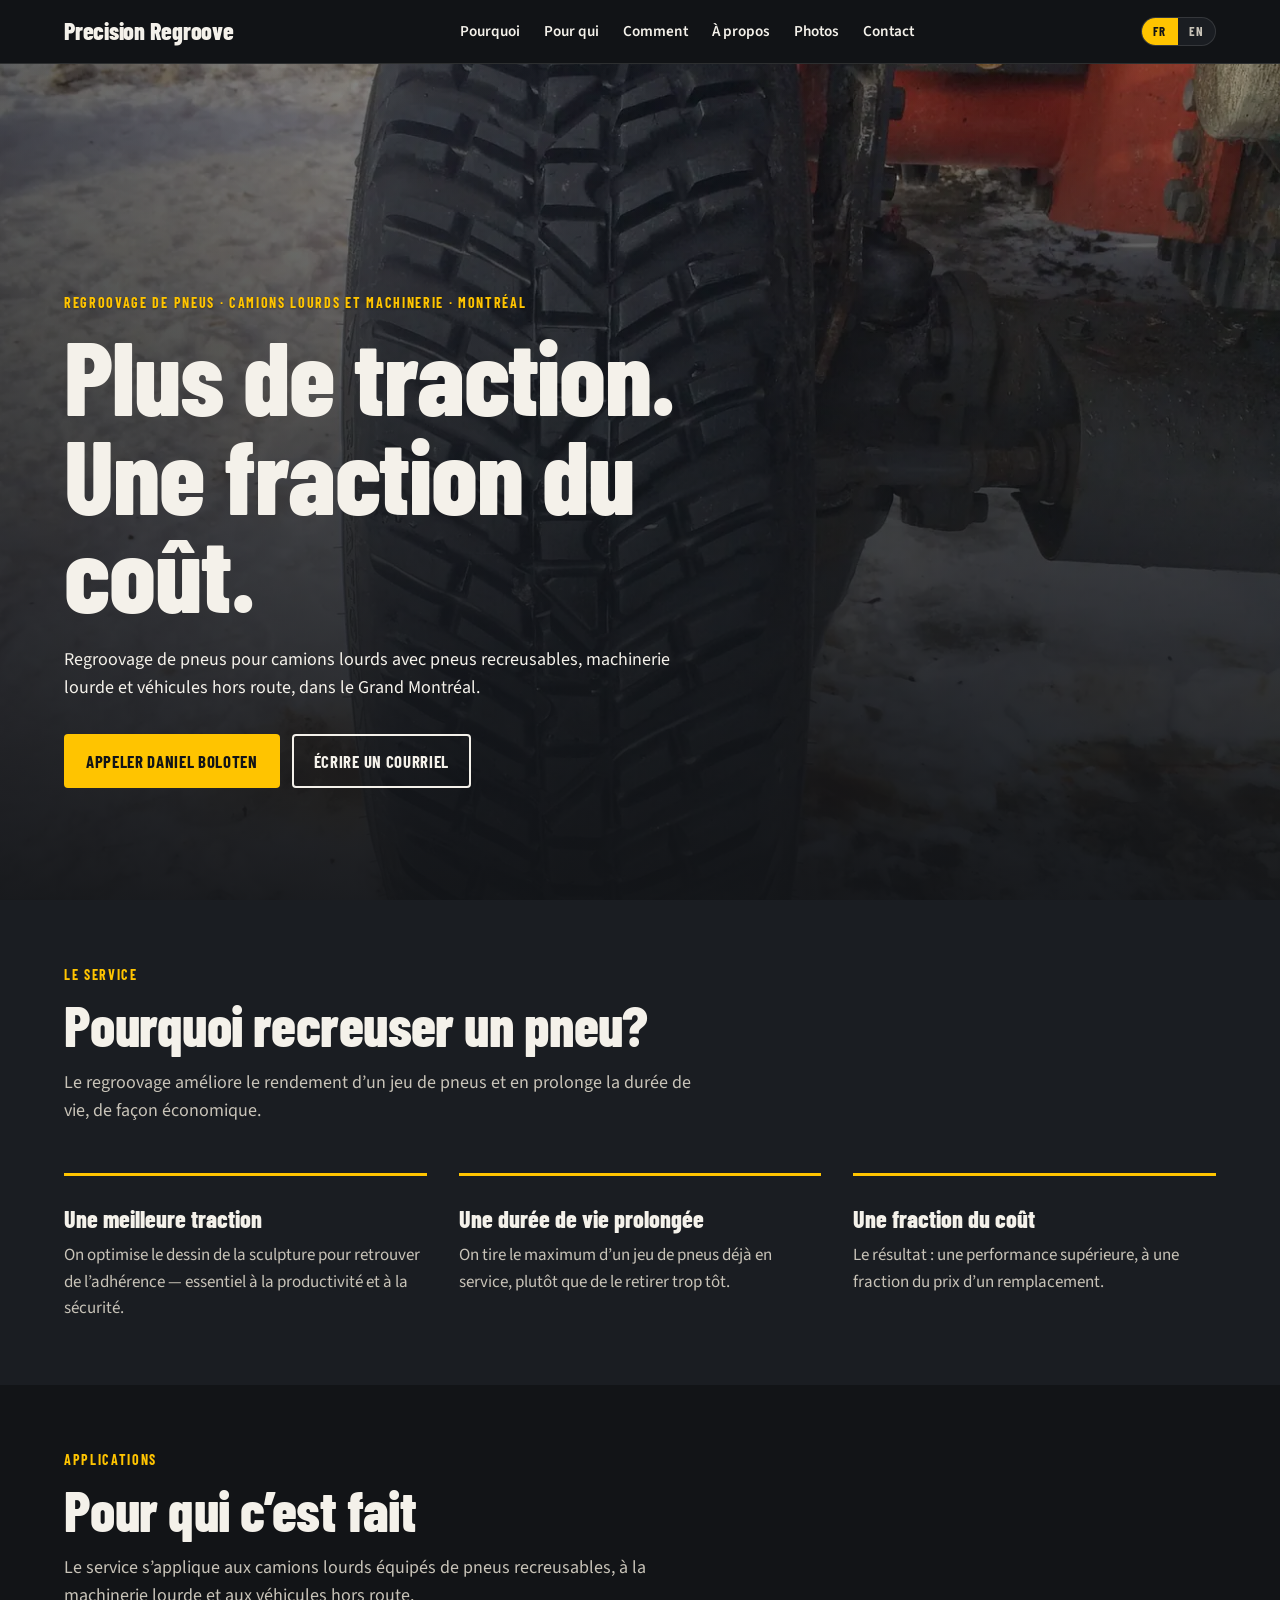
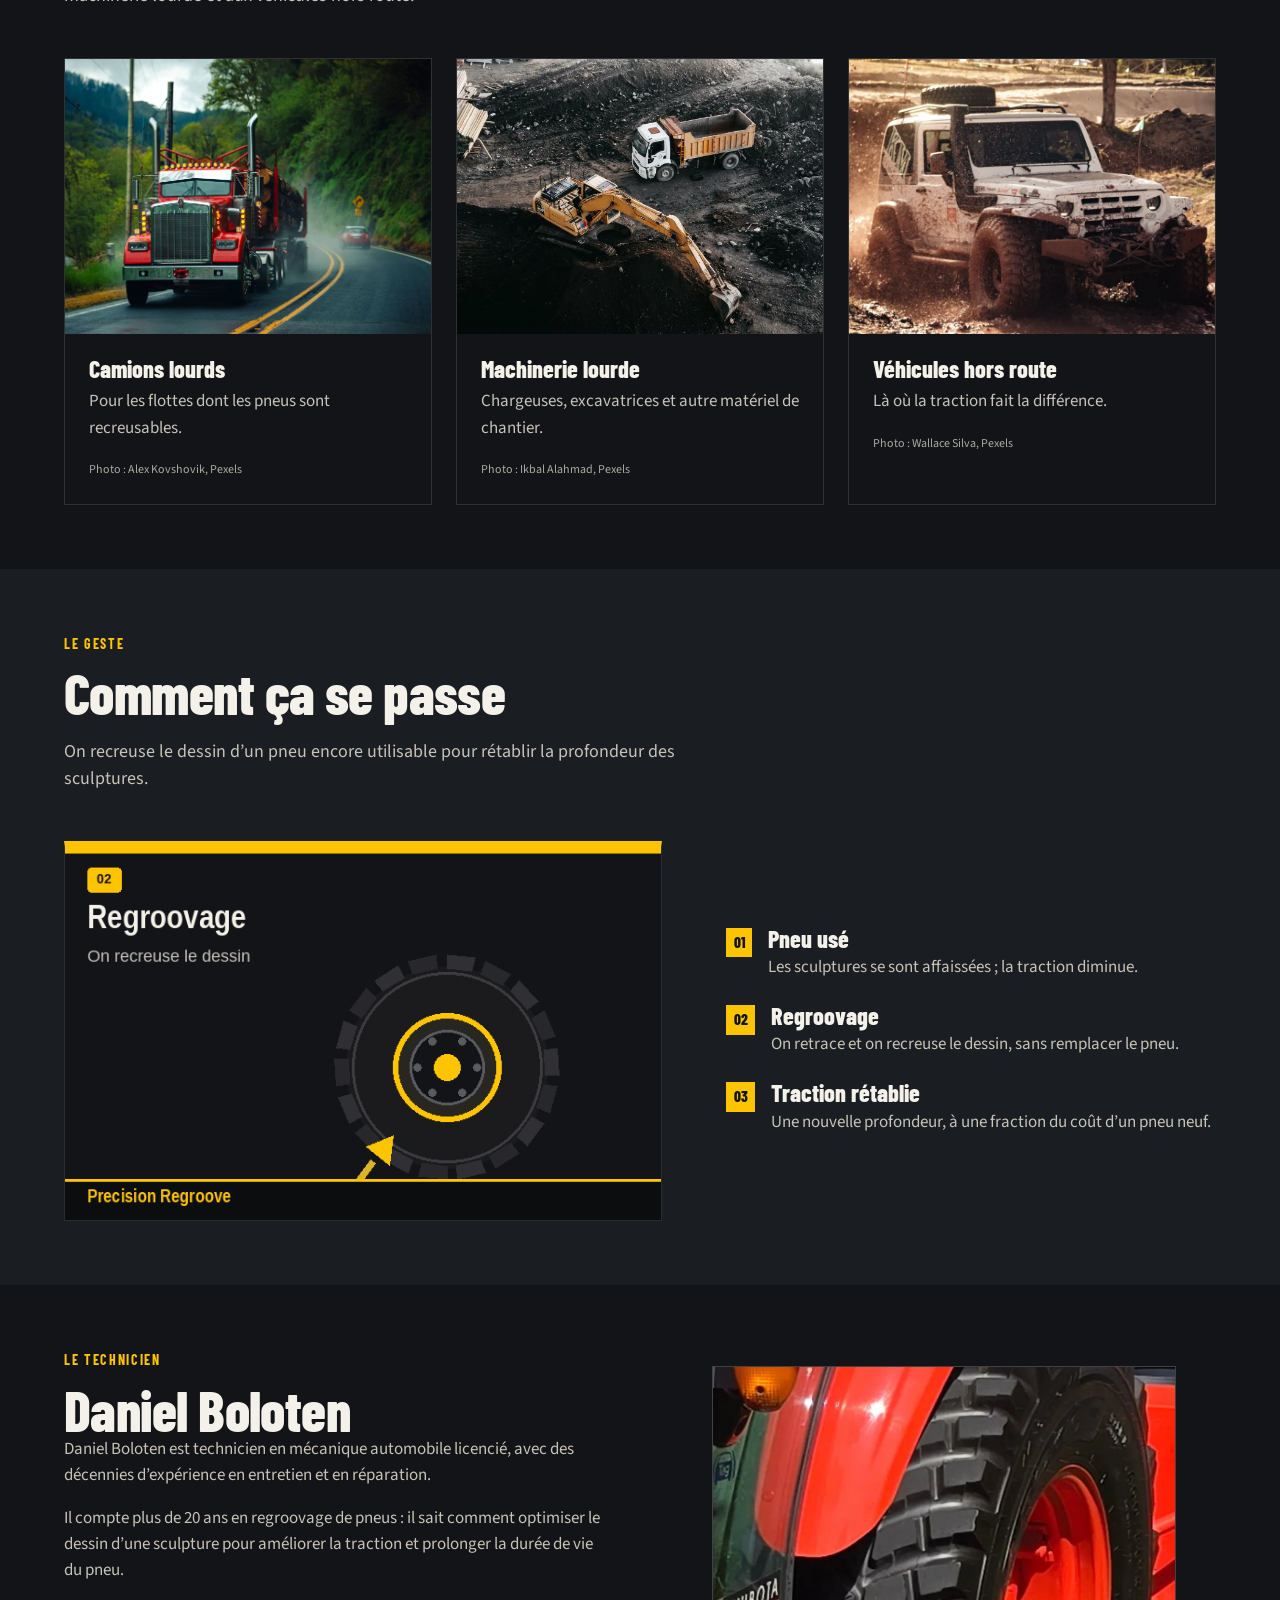
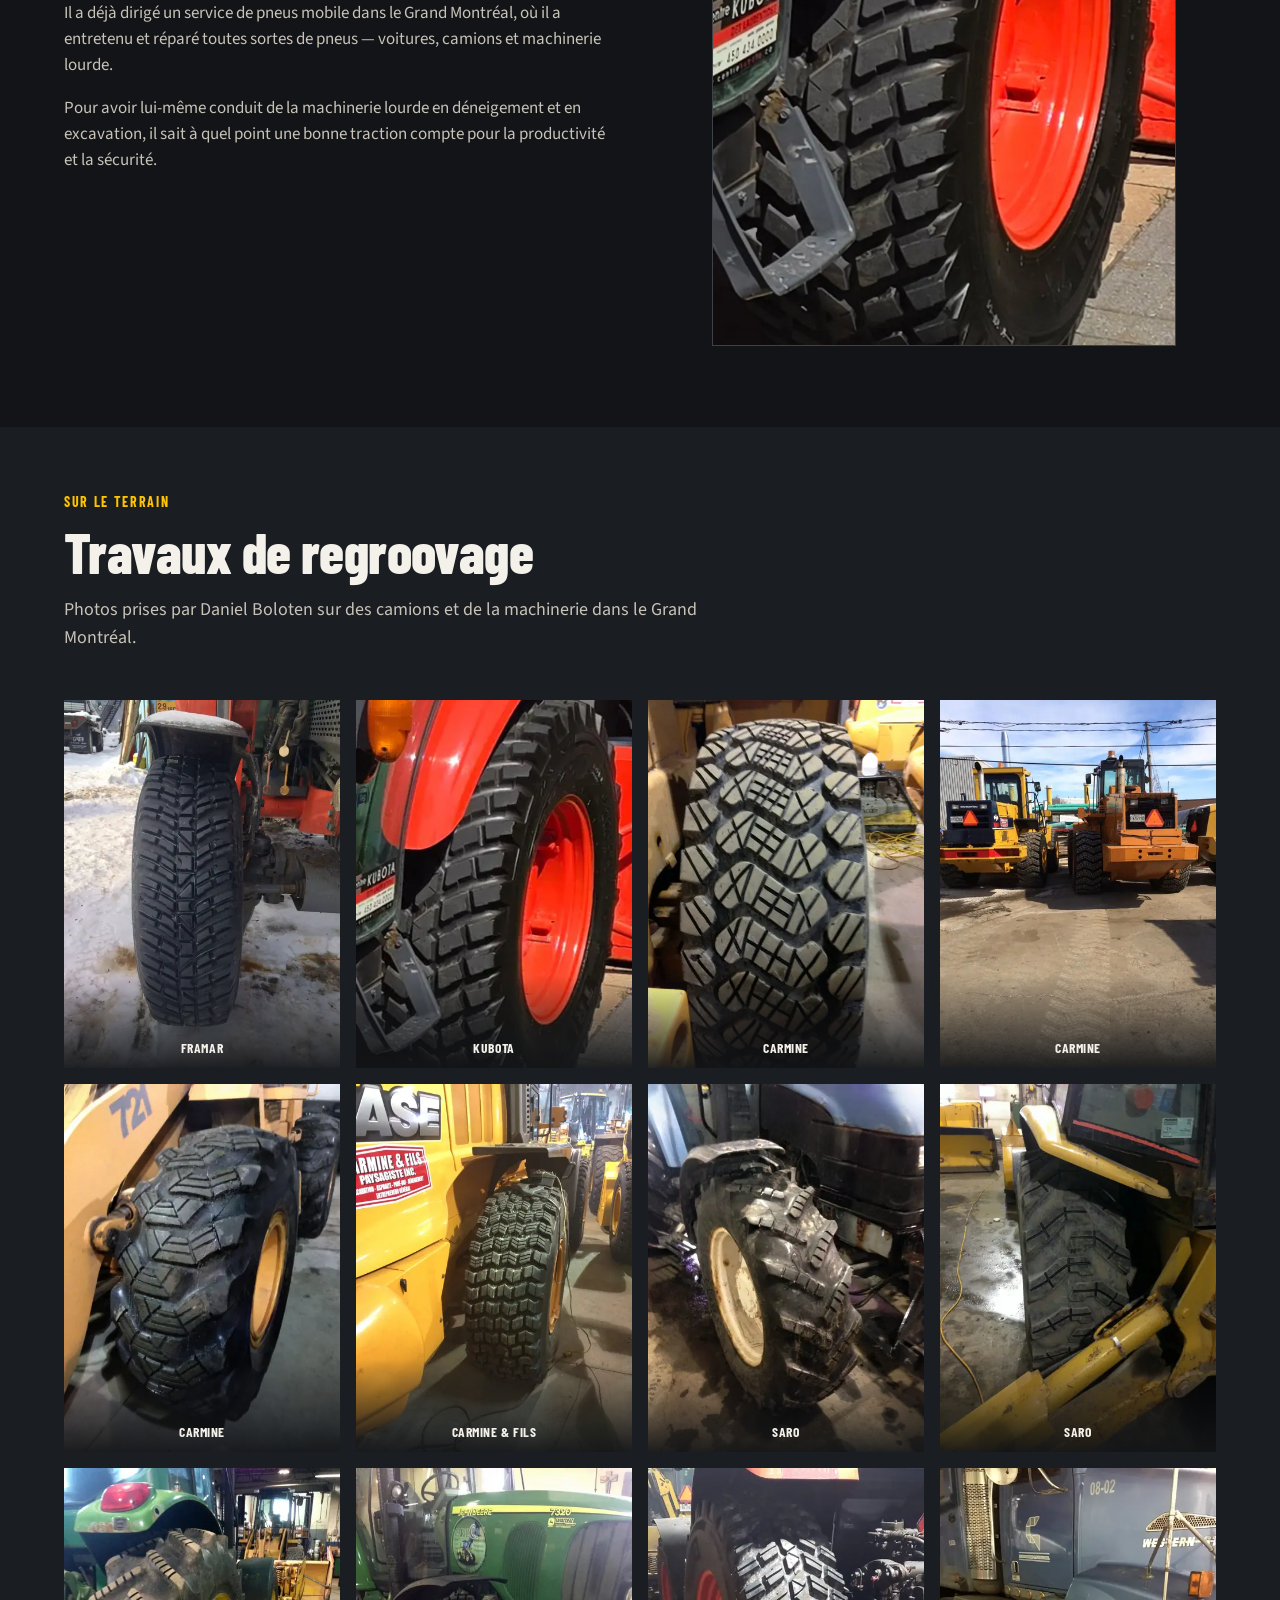
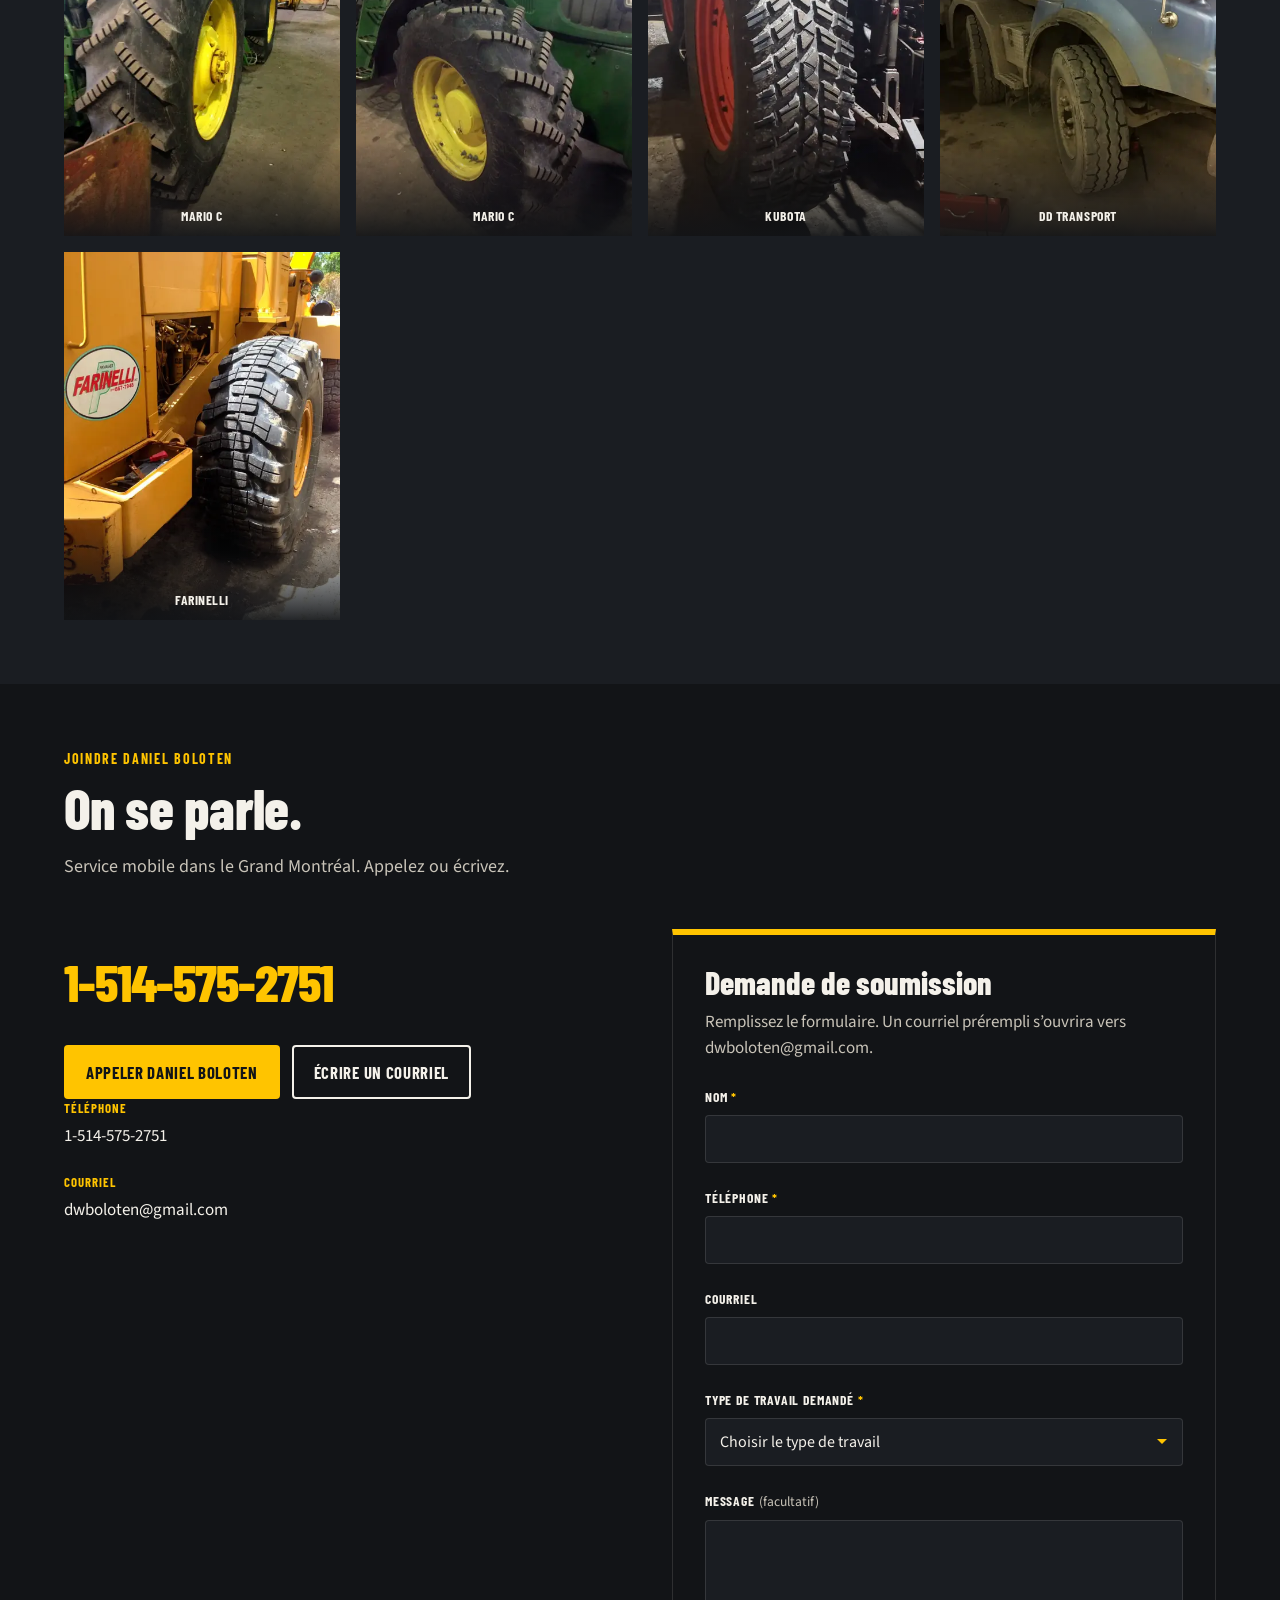
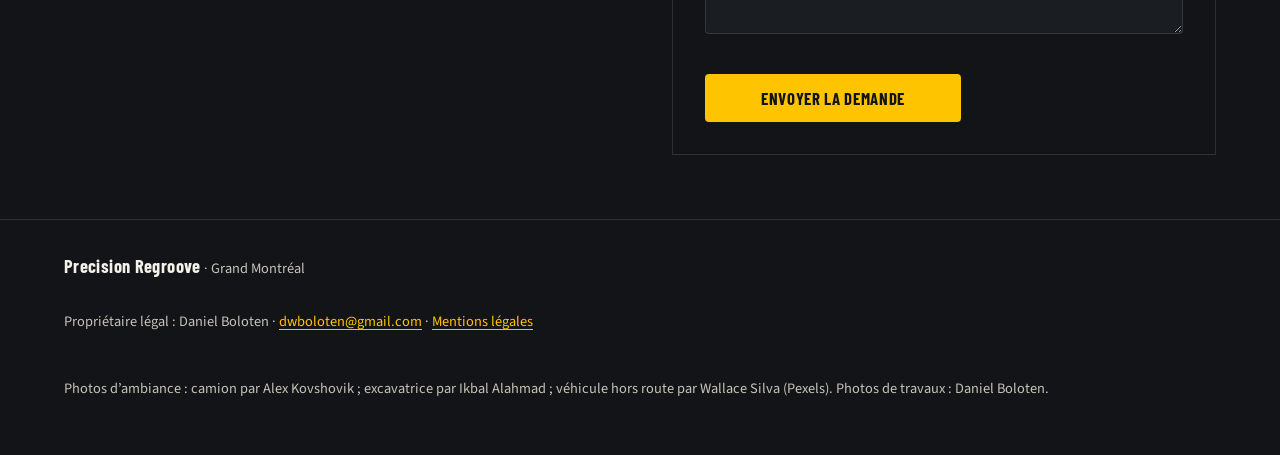
<file: index.html>
<!DOCTYPE html>
<html lang="fr-CA">
<head>
  <meta charset="utf-8">
  <meta name="viewport" content="width=device-width, initial-scale=1">
  <title><!--SITE:TITLE-->Precision Regroove · Regroovage de pneus · Camions lourds et machinerie · Montréal<!--/SITE:TITLE--></title>
  <meta name="description" content="Regroovage de pneus pour camions lourds, machinerie et véhicules hors route dans le Grand Montréal. Daniel Boloten, technicien en mécanique automobile licencié, plus de 20 ans d’expérience.">
  <link rel="canonical" href="<!--SITE:CANONICAL-->https://precisionregroove.ca/<!--/SITE:CANONICAL-->">
  <meta property="og:type" content="website">
  <meta property="og:locale" content="fr_CA">
  <meta property="og:locale:alternate" content="en_CA">
  <meta property="og:site_name" content="Precision Regroove">
  <meta property="og:title" content="<!--SITE:OG_TITLE-->Precision Regroove<!--/SITE:OG_TITLE-->">
  <meta property="og:description" content="Regroovage de pneus pour camions lourds, machinerie et véhicules hors route dans le Grand Montréal. Daniel Boloten, technicien en mécanique automobile licencié, plus de 20 ans d’expérience.">
  <meta property="og:url" content="<!--SITE:CANONICAL-->https://precisionregroove.ca/<!--/SITE:CANONICAL-->">
  <meta property="og:image" content="<!--SITE:OG_IMAGE-->https://precisionregroove.ca/img/og.jpg<!--/SITE:OG_IMAGE-->">
  <meta property="og:image:width" content="1200">
  <meta property="og:image:height" content="630">
  <meta property="og:image:alt" content="<!--SITE:OG_IMAGE_ALT-->Precision Regroove — Regroovage de pneus · Camions lourds et machinerie · Montréal<!--/SITE:OG_IMAGE_ALT-->">
  <meta name="twitter:card" content="summary_large_image">
  <meta name="twitter:title" content="Precision Regroove">
  <meta name="twitter:description" content="Regroovage de pneus pour camions lourds, machinerie et véhicules hors route dans le Grand Montréal.">
  <meta name="twitter:image" content="https://precisionregroove.ca/img/og.jpg">
  <link rel="icon" href="img/favicon.svg" type="image/svg+xml">
  <link rel="icon" href="img/favicon-32.png" type="image/png" sizes="32x32">
  <link rel="apple-touch-icon" href="img/apple-touch-icon.png">
  <link rel="manifest" href="site.webmanifest">
  <link rel="preload" href="fonts/barlow-condensed-800-latin.woff2" as="font" type="font/woff2" crossorigin>
  <link rel="preload" href="fonts/source-sans-3-400-latin.woff2" as="font" type="font/woff2" crossorigin>
  <link rel="preload" href="img/work/framar-neige.webp" as="image" type="image/webp">
  <link rel="stylesheet" href="css/fonts.css">
  <link rel="stylesheet" href="css/styles.css">
  <noscript><style>.reveal{opacity:1!important;transform:none!important;animation:none!important}</style></noscript>
</head>
<body>
  <a class="skip" href="#contenu">Aller au contenu</a>

  <header class="site-header">
    <div class="wrap">
      <a class="wordmark" href="#accueil" data-brand>Precision Regroove</a>
      <nav class="nav" aria-label="Principal">
        <a href="#pourquoi" data-i18n="nav.why">Pourquoi</a>
        <a href="#pour-qui" data-i18n="nav.who">Pour qui</a>
        <a href="#comment" data-i18n="nav.how">Comment</a>
        <a href="#a-propos" data-i18n="nav.about">À propos</a>
        <a href="#photos" data-i18n="nav.photos">Photos</a>
        <a href="#contact" data-i18n="nav.contact">Contact</a>
      </nav>
      <div class="header-tools">
        <div class="lang-toggle" role="group" aria-label="Langue">
          <button type="button" data-lang="fr" aria-pressed="true">FR</button>
          <button type="button" data-lang="en" aria-pressed="false">EN</button>
        </div>
        <button type="button" class="menu-btn" id="menu-btn" aria-expanded="false" aria-controls="nav-panel" aria-label="Menu">☰</button>
      </div>
    </div>
    <nav class="nav-panel" id="nav-panel">
      <a href="#pourquoi" data-i18n="nav.why">Pourquoi</a>
      <a href="#pour-qui" data-i18n="nav.who">Pour qui</a>
      <a href="#comment" data-i18n="nav.how">Comment</a>
      <a href="#a-propos" data-i18n="nav.about">À propos</a>
      <a href="#photos" data-i18n="nav.photos">Photos</a>
      <a href="#contact" data-i18n="nav.contact">Contact</a>
    </nav>
  </header>

  <main id="contenu">
    <section class="hero" id="accueil">
      <div class="hero-media">
        <picture>
          <source type="image/webp" srcset="img/work/framar-neige.webp">
          <img src="img/work/framar-neige.jpg" width="1313" height="1600" alt="Pneu à sculptures recreusées sur une machine orange, photographié dans la neige." fetchpriority="high" decoding="async">
        </picture>
      </div>
      <div class="wrap hero-content">
        <p class="kicker" data-i18n="hero.kicker">Regroovage de pneus · Camions lourds et machinerie · Montréal</p>
        <h1 data-i18n="hero.title" data-i18n-html>Plus de traction.<br>Une fraction du coût.</h1>
        <p class="lede" data-i18n="hero.lede">Regroovage de pneus pour camions lourds avec pneus recreusables, machinerie lourde et véhicules hors route, dans le Grand Montréal.</p>
        <div class="actions">
          <a class="btn btn-primary" href="tel:+15145752751" data-i18n="hero.call">Appeler Daniel Boloten</a>
          <a class="btn btn-ghost" href="mailto:dwboloten@gmail.com" data-i18n="hero.email">Écrire un courriel</a>
        </div>
      </div>
    </section>

    <section id="pourquoi">
      <div class="wrap">
        <div class="section-head">
          <p class="kicker" data-i18n="why.kicker">Le service</p>
          <h2 data-i18n="why.title">Pourquoi recreuser un pneu?</h2>
          <p class="lede" data-i18n="why.lede">Le regroovage améliore le rendement d’un jeu de pneus et en prolonge la durée de vie, de façon économique.</p>
        </div>
        <div class="benefits">
          <article class="benefit reveal" data-why>
            <h3>Une meilleure traction</h3>
            <p>On optimise le dessin de la sculpture pour retrouver de l’adhérence — essentiel à la productivité et à la sécurité.</p>
          </article>
          <article class="benefit reveal" data-why>
            <h3>Une durée de vie prolongée</h3>
            <p>On tire le maximum d’un jeu de pneus déjà en service, plutôt que de le retirer trop tôt.</p>
          </article>
          <article class="benefit reveal" data-why>
            <h3>Une fraction du coût</h3>
            <p>Le résultat : une performance supérieure, à une fraction du prix d’un remplacement.</p>
          </article>
        </div>
      </div>
    </section>

    <section id="pour-qui">
      <div class="wrap">
        <div class="section-head">
          <p class="kicker" data-i18n="who.kicker">Applications</p>
          <h2 data-i18n="who.title">Pour qui c’est fait</h2>
          <p class="lede" data-i18n="who.lede">Le service s’applique aux camions lourds équipés de pneus recreusables, à la machinerie lourde et aux véhicules hors route.</p>
        </div>
        <div class="cards">
          <article class="card reveal" data-who>
            <div class="media">
              <picture>
                <source type="image/webp" srcset="img/stock/stock-camion.webp">
                <img src="img/stock/stock-camion.jpg" width="1600" height="1126" alt="Camion lourd rouge transportant des billots sur une route de montagne mouillée." loading="lazy" decoding="async">
              </picture>
            </div>
            <div class="body">
              <h3>Camions lourds</h3>
              <p>Pour les flottes dont les pneus sont recreusables.</p>
              <p class="credit">Photo : Alex Kovshovik, Pexels</p>
            </div>
          </article>
          <article class="card reveal" data-who>
            <div class="media">
              <picture>
                <source type="image/webp" srcset="img/stock/stock-excavatrice.webp">
                <img src="img/stock/stock-excavatrice.jpg" width="1600" height="899" alt="Excavatrice jaune et camion-benne sur un chantier." loading="lazy" decoding="async">
              </picture>
            </div>
            <div class="body">
              <h3>Machinerie lourde</h3>
              <p>Chargeuses, excavatrices et autre matériel de chantier.</p>
              <p class="credit">Photo : Ikbal Alahmad, Pexels</p>
            </div>
          </article>
          <article class="card reveal" data-who>
            <div class="media">
              <picture>
                <source type="image/webp" srcset="img/stock/stock-hors-route.webp">
                <img src="img/stock/stock-hors-route.jpg" width="800" height="1200" alt="VUS blanc tout-terrain avançant dans la boue, pneus couverts d’éclaboussures." loading="lazy" decoding="async">
              </picture>
            </div>
            <div class="body">
              <h3>Véhicules hors route</h3>
              <p>Là où la traction fait la différence.</p>
              <p class="credit">Photo : Wallace Silva, Pexels</p>
            </div>
          </article>
        </div>
      </div>
    </section>

    <section id="comment">
      <div class="wrap">
        <div class="section-head">
          <p class="kicker" data-i18n="how.kicker">Le geste</p>
          <h2 data-i18n="how.title">Comment ça se passe</h2>
          <p class="lede" data-i18n="how.lede">On recreuse le dessin d’un pneu encore utilisable pour rétablir la profondeur des sculptures.</p>
        </div>
        <div class="how-grid">
          <div class="anim-frame reveal">
            <img id="regroove-gif" src="img/anim/regroove-fr.gif" width="640" height="400" alt="Animation : un pneu usé est recreusé, puis la traction est rétablie. Precision Regroove." decoding="async">
            <img id="regroove-poster" src="img/anim/regroove-fr-poster.jpg" width="640" height="400" alt="Animation : un pneu usé est recreusé, puis la traction est rétablie. Precision Regroove." hidden>
          </div>
          <div class="steps">
            <div class="step reveal" data-step>
              <span class="step-n">01</span>
              <div>
                <h3>Pneu usé</h3>
                <p>Les sculptures se sont affaissées ; la traction diminue.</p>
              </div>
            </div>
            <div class="step reveal" data-step>
              <span class="step-n">02</span>
              <div>
                <h3>Regroovage</h3>
                <p>On retrace et on recreuse le dessin, sans remplacer le pneu.</p>
              </div>
            </div>
            <div class="step reveal" data-step>
              <span class="step-n">03</span>
              <div>
                <h3>Traction rétablie</h3>
                <p>Une nouvelle profondeur, à une fraction du coût d’un pneu neuf.</p>
              </div>
            </div>
          </div>
        </div>
      </div>
    </section>

    <section id="a-propos">
      <div class="wrap about-grid">
        <div>
          <p class="kicker" data-i18n="about.kicker">Le technicien</p>
          <h2 data-i18n="about.title">Daniel Boloten</h2>
          <div class="about-copy">
            <p data-about>Daniel Boloten est technicien en mécanique automobile licencié, avec des décennies d’expérience en entretien et en réparation.</p>
            <p data-about>Il compte plus de 20 ans en regroovage de pneus : il sait comment optimiser le dessin d’une sculpture pour améliorer la traction et prolonger la durée de vie du pneu.</p>
            <p data-about>Il a déjà dirigé un service de pneus mobile dans le Grand Montréal, où il a entretenu et réparé toutes sortes de pneus — voitures, camions et machinerie lourde.</p>
            <p data-about>Pour avoir lui-même conduit de la machinerie lourde en déneigement et en excavation, il sait à quel point une bonne traction compte pour la productivité et la sécurité.</p>
          </div>
        </div>
        <figure class="about-photo reveal">
          <picture>
            <source type="image/webp" srcset="img/work/kubota-soleil.webp">
            <img src="img/work/kubota-soleil.jpg" width="738" height="1600" alt="Gros plan du pneu arrière d’un tracteur Kubota rouge, jante orange, en plein soleil." loading="lazy" decoding="async">
          </picture>
        </figure>
      </div>
    </section>

    <section id="photos">
      <div class="wrap">
        <div class="section-head">
          <p class="kicker" data-i18n="gallery.kicker">Sur le terrain</p>
          <h2 data-i18n="gallery.title">Travaux de regroovage</h2>
          <p class="lede" data-i18n="gallery.lede">Photos prises par Daniel Boloten sur des camions et de la machinerie dans le Grand Montréal.</p>
        </div>
        <div class="gallery-grid">
          <button type="button" class="thumb" data-gallery-item data-id="framar-neige" data-label-text="Framar" data-caption="Pneu aux sculptures fraîchement recreusées sur une machine orange, dans la neige." data-alt="Pneu à sculptures recreusées sur une machine orange, photographié dans la neige.">
            <picture>
              <source type="image/webp" srcset="img/work/framar-neige-sm.webp">
              <img src="img/work/framar-neige-sm.jpg" width="525" height="640" alt="Pneu à sculptures recreusées sur une machine orange, photographié dans la neige." loading="lazy" decoding="async">
            </picture>
            <span class="label">Framar</span>
          </button>
          <button type="button" class="thumb" data-gallery-item data-id="kubota-soleil" data-label-text="Kubota" data-caption="Pneu arrière d’un tracteur Kubota rouge, sculptures en blocs profonds et jante orange, en plein soleil." data-alt="Gros plan du pneu arrière d’un tracteur Kubota rouge, jante orange, en plein soleil.">
            <picture>
              <source type="image/webp" srcset="img/work/kubota-soleil-sm.webp">
              <img src="img/work/kubota-soleil-sm.jpg" width="295" height="640" alt="Gros plan du pneu arrière d’un tracteur Kubota rouge, jante orange, en plein soleil." loading="lazy" decoding="async">
            </picture>
            <span class="label">Kubota</span>
          </button>
          <button type="button" class="thumb" data-gallery-item data-id="carmine-sculpture" data-label-text="Carmine" data-caption="Vue rapprochée de la bande de roulement : sculptures en zigzag clairement recreusées." data-alt="Bande de roulement en gros plan, sculptures en zigzag clairement recreusées.">
            <picture>
              <source type="image/webp" srcset="img/work/carmine-sculpture-sm.webp">
              <img src="img/work/carmine-sculpture-sm.jpg" width="480" height="640" alt="Bande de roulement en gros plan, sculptures en zigzag clairement recreusées." loading="lazy" decoding="async">
            </picture>
            <span class="label">Carmine</span>
          </button>
          <button type="button" class="thumb" data-gallery-item data-id="carmine-chargeuses" data-label-text="Carmine" data-caption="Deux chargeuses sur pneus jaunes stationnées dans une cour, dont une Komatsu." data-alt="Deux chargeuses jaunes stationnées dans une cour, vue arrière.">
            <picture>
              <source type="image/webp" srcset="img/work/carmine-chargeuses-sm.webp">
              <img src="img/work/carmine-chargeuses-sm.jpg" width="480" height="640" alt="Deux chargeuses jaunes stationnées dans une cour, vue arrière." loading="lazy" decoding="async">
            </picture>
            <span class="label">Carmine</span>
          </button>
          <button type="button" class="thumb" data-gallery-item data-id="carmine-721" data-label-text="Carmine" data-caption="Gros plan d’un pneu de chargeuse Case 721, sculptures en chevrons, en atelier." data-alt="Pneu de chargeuse Case 721 en gros plan, sculptures en chevrons, en atelier.">
            <picture>
              <source type="image/webp" srcset="img/work/carmine-721-sm.webp">
              <img src="img/work/carmine-721-sm.jpg" width="480" height="640" alt="Pneu de chargeuse Case 721 en gros plan, sculptures en chevrons, en atelier." loading="lazy" decoding="async">
            </picture>
            <span class="label">Carmine</span>
          </button>
          <button type="button" class="thumb" data-gallery-item data-id="carmine-fils" data-label-text="Carmine &amp; Fils" data-caption="Machine Case jaune portant le logo Carmine &amp; Fils Paysagiste Inc., gros pneu à sculptures en blocs." data-alt="Machine Case jaune avec le logo Carmine &amp; Fils Paysagiste Inc. et un gros pneu à sculptures en blocs.">
            <picture>
              <source type="image/webp" srcset="img/work/carmine-fils-sm.webp">
              <img src="img/work/carmine-fils-sm.jpg" width="480" height="640" alt="Machine Case jaune avec le logo Carmine &amp; Fils Paysagiste Inc. et un gros pneu à sculptures en blocs." loading="lazy" decoding="async">
            </picture>
            <span class="label">Carmine &amp; Fils</span>
          </button>
          <button type="button" class="thumb" data-gallery-item data-id="saro-tracteur" data-label-text="Saro" data-caption="Tracteur bleu, pneu arrière usé avec des blocs de sculpture manquants, jante blanche oxydée." data-alt="Tracteur bleu avec un pneu arrière usé, des blocs de sculpture manquants et une jante blanche oxydée.">
            <picture>
              <source type="image/webp" srcset="img/work/saro-tracteur-sm.webp">
              <img src="img/work/saro-tracteur-sm.jpg" width="480" height="640" alt="Tracteur bleu avec un pneu arrière usé, des blocs de sculpture manquants et une jante blanche oxydée." loading="lazy" decoding="async">
            </picture>
            <span class="label">Saro</span>
          </button>
          <button type="button" class="thumb" data-gallery-item data-id="saro-chargeuse" data-label-text="Saro" data-caption="Pneu de chargeuse jaune avec rainures transversales recreusées, sol d’atelier mouillé." data-alt="Pneu de chargeuse jaune aux rainures transversales recreusées, sur un sol d’atelier mouillé.">
            <picture>
              <source type="image/webp" srcset="img/work/saro-chargeuse-sm.webp">
              <img src="img/work/saro-chargeuse-sm.jpg" width="480" height="640" alt="Pneu de chargeuse jaune aux rainures transversales recreusées, sur un sol d’atelier mouillé." loading="lazy" decoding="async">
            </picture>
            <span class="label">Saro</span>
          </button>
          <button type="button" class="thumb" data-gallery-item data-id="mario-c-arriere" data-label-text="Mario C" data-caption="Arrière d’un tracteur John Deere vert, large pneu agricole et jante jaune, en atelier." data-alt="Arrière d’un tracteur John Deere vert avec un large pneu agricole et une jante jaune, en atelier.">
            <picture>
              <source type="image/webp" srcset="img/work/mario-c-arriere-sm.webp">
              <img src="img/work/mario-c-arriere-sm.jpg" width="480" height="640" alt="Arrière d’un tracteur John Deere vert avec un large pneu agricole et une jante jaune, en atelier." loading="lazy" decoding="async">
            </picture>
            <span class="label">Mario C</span>
          </button>
          <button type="button" class="thumb" data-gallery-item data-id="mario-c-7320" data-label-text="Mario C" data-caption="John Deere 7320 portant le logo Mario C, pneu agricole et jante jaune, en atelier." data-alt="Tracteur John Deere 7320 avec le logo Mario C, pneu agricole et jante jaune, en atelier.">
            <picture>
              <source type="image/webp" srcset="img/work/mario-c-7320-sm.webp">
              <img src="img/work/mario-c-7320-sm.jpg" width="480" height="640" alt="Tracteur John Deere 7320 avec le logo Mario C, pneu agricole et jante jaune, en atelier." loading="lazy" decoding="async">
            </picture>
            <span class="label">Mario C</span>
          </button>
          <button type="button" class="thumb" data-gallery-item data-id="kubota-atelier" data-label-text="Kubota" data-caption="Gros plan arrière d’un pneu de tracteur, jante orange et sculptures en blocs, en atelier." data-alt="Gros plan arrière d’un pneu de tracteur à jante orange et sculptures en blocs, en atelier.">
            <picture>
              <source type="image/webp" srcset="img/work/kubota-atelier-sm.webp">
              <img src="img/work/kubota-atelier-sm.jpg" width="609" height="640" alt="Gros plan arrière d’un pneu de tracteur à jante orange et sculptures en blocs, en atelier." loading="lazy" decoding="async">
            </picture>
            <span class="label">Kubota</span>
          </button>
          <button type="button" class="thumb" data-gallery-item data-id="dd-transport" data-label-text="DD Transport" data-caption="Camion lourd Western Star bleu (unité 08-02), pneu directeur à sculptures longitudinales, en atelier." data-alt="Camion lourd Western Star bleu, unité 08-02, pneu directeur à sculptures longitudinales, en atelier.">
            <picture>
              <source type="image/webp" srcset="img/work/dd-transport-sm.webp">
              <img src="img/work/dd-transport-sm.jpg" width="480" height="640" alt="Camion lourd Western Star bleu, unité 08-02, pneu directeur à sculptures longitudinales, en atelier." loading="lazy" decoding="async">
            </picture>
            <span class="label">DD Transport</span>
          </button>
          <button type="button" class="thumb" data-gallery-item data-id="farinelli" data-label-text="Farinelli" data-caption="Machine Caterpillar jaune portant le logo Pavage Farinelli Inc., gros pneu à sculptures en blocs, à l’extérieur." data-alt="Machine Caterpillar jaune avec le logo Pavage Farinelli Inc. et un gros pneu à sculptures en blocs, à l’extérieur.">
            <picture>
              <source type="image/webp" srcset="img/work/farinelli-sm.webp">
              <img src="img/work/farinelli-sm.jpg" width="480" height="640" alt="Machine Caterpillar jaune avec le logo Pavage Farinelli Inc. et un gros pneu à sculptures en blocs, à l’extérieur." loading="lazy" decoding="async">
            </picture>
            <span class="label">Farinelli</span>
          </button>
        </div>
      </div>
    </section>

    <section id="contact">
      <div class="wrap">
        <div class="section-head">
          <p class="kicker" data-i18n="contact.kicker">Joindre Daniel Boloten</p>
          <h2 data-i18n="contact.title">On se parle.</h2>
          <p class="lede" data-i18n="contact.lede">Service mobile dans le Grand Montréal. Appelez ou écrivez.</p>
        </div>
        <div class="contact-grid">
          <div class="contact-info">
            <a class="phone-display" href="tel:+15145752751">1-514-575-2751</a>
            <div class="actions">
              <a class="btn btn-primary" href="tel:+15145752751" data-i18n="hero.call">Appeler Daniel Boloten</a>
              <a class="btn btn-ghost" href="mailto:dwboloten@gmail.com" data-i18n="hero.email">Écrire un courriel</a>
            </div>
            <dl class="dl">
              <div>
                <dt data-i18n="contact.phone">Téléphone</dt>
                <dd><a href="tel:+15145752751">1-514-575-2751</a></dd>
              </div>
              <div>
                <dt data-i18n="contact.email">Courriel</dt>
                <dd><a href="mailto:dwboloten@gmail.com">dwboloten@gmail.com</a></dd>
              </div>
            </dl>
          </div>
          <div class="contact-form-wrap">
            <form id="quote-form" class="quote-form" method="post" action="mailto:dwboloten@gmail.com" enctype="text/plain" novalidate>
              <h3 data-i18n="contact.formTitle">Demande de soumission</h3>
              <p class="form-intro" data-i18n="contact.formIntro">Remplissez le formulaire. Un courriel prérempli s’ouvrira vers dwboloten@gmail.com.</p>
              <div class="field">
                <label for="field-name"><span data-i18n="contact.name">Nom</span> <span class="req" aria-hidden="true">*</span> <span class="visually-hidden" data-i18n="contact.required">(obligatoire)</span></label>
                <input id="field-name" name="name" type="text" autocomplete="name" required maxlength="200">
                <p class="field-error" id="error-name" role="alert" hidden></p>
              </div>
              <div class="field">
                <label for="field-phone"><span data-i18n="contact.phoneField">Téléphone</span> <span class="req" aria-hidden="true">*</span> <span class="visually-hidden" data-i18n="contact.required">(obligatoire)</span></label>
                <input id="field-phone" name="phone" type="tel" autocomplete="tel" required maxlength="40">
                <p class="field-error" id="error-phone" role="alert" hidden></p>
              </div>
              <div class="field">
                <label for="field-email"><span data-i18n="contact.emailField">Courriel</span></label>
                <input id="field-email" name="email" type="email" autocomplete="email" inputmode="email" maxlength="200">
                <p class="field-error" id="error-email" role="alert" hidden></p>
              </div>
              <div class="field">
                <label for="field-type"><span data-i18n="contact.type">Type de travail demandé</span> <span class="req" aria-hidden="true">*</span> <span class="visually-hidden" data-i18n="contact.required">(obligatoire)</span></label>
                <select id="field-type" name="type" required>
                  <option value="" data-i18n="contact.typePlaceholder">Choisir le type de travail</option>
                  <option value="truck" data-i18n="contact.types.truck">Pneus de camions lourds</option>
                  <option value="equipment" data-i18n="contact.types.equipment">Machinerie lourde</option>
                  <option value="offroad" data-i18n="contact.types.offroad">Hors route ou agricole</option>
                  <option value="other" data-i18n="contact.types.other">Autre</option>
                </select>
                <p class="field-error" id="error-type" role="alert" hidden></p>
              </div>
              <div class="field">
                <label for="field-message"><span data-i18n="contact.message">Message</span> <span class="optional" data-i18n="contact.optional">(facultatif)</span></label>
                <textarea id="field-message" name="message" rows="4" maxlength="2000"></textarea>
              </div>
              <button type="submit" class="btn btn-primary" data-i18n="contact.submit">Envoyer la demande</button>
              <p class="form-status" id="form-status" role="status" aria-live="polite" hidden></p>
            </form>
          </div>
        </div>
      </div>
    </section>
  </main>

  <footer class="site-footer">
    <div class="wrap">
      <div><strong data-brand>Precision Regroove</strong> · <span data-i18n="footer.rights">Grand Montréal</span></div>
      <p><span data-i18n="footer.owner">Propriétaire légal : Daniel Boloten</span> · <a href="mailto:dwboloten@gmail.com">dwboloten@gmail.com</a> · <a href="legal.html" data-i18n="footer.legal">Mentions légales</a></p>
      <p data-i18n="footer.credits">Photos d’ambiance : camion par Alex Kovshovik ; excavatrice par Ikbal Alahmad ; véhicule hors route par Wallace Silva (Pexels). Photos de travaux : Daniel Boloten.</p>
    </div>
  </footer>

  <div class="sticky-call">
    <a class="btn btn-primary" href="tel:+15145752751"><span data-i18n="sticky">Appeler</span> · 1-514-575-2751</a>
  </div>

  <div class="lightbox" id="lightbox" aria-hidden="true" role="dialog" aria-modal="true" aria-label="Galerie">
    <button type="button" class="lb-close" id="lb-close" data-i18n-aria="gallery.close" aria-label="Fermer">×</button>
    <button type="button" class="lb-btn lb-prev" id="lb-prev" data-i18n-aria="gallery.prev" aria-label="Photo précédente">‹</button>
    <figure class="lightbox-figure">
      <img id="lightbox-img" alt="">
      <figcaption class="lightbox-caption" id="lightbox-caption"></figcaption>
    </figure>
    <button type="button" class="lb-btn lb-next" id="lb-next" data-i18n-aria="gallery.next" aria-label="Photo suivante">›</button>
  </div>

  <script src="js/config.js"></script>
  <script src="js/i18n.js"></script>
  <script src="js/main.js"></script>
</body>
</html>
</file>
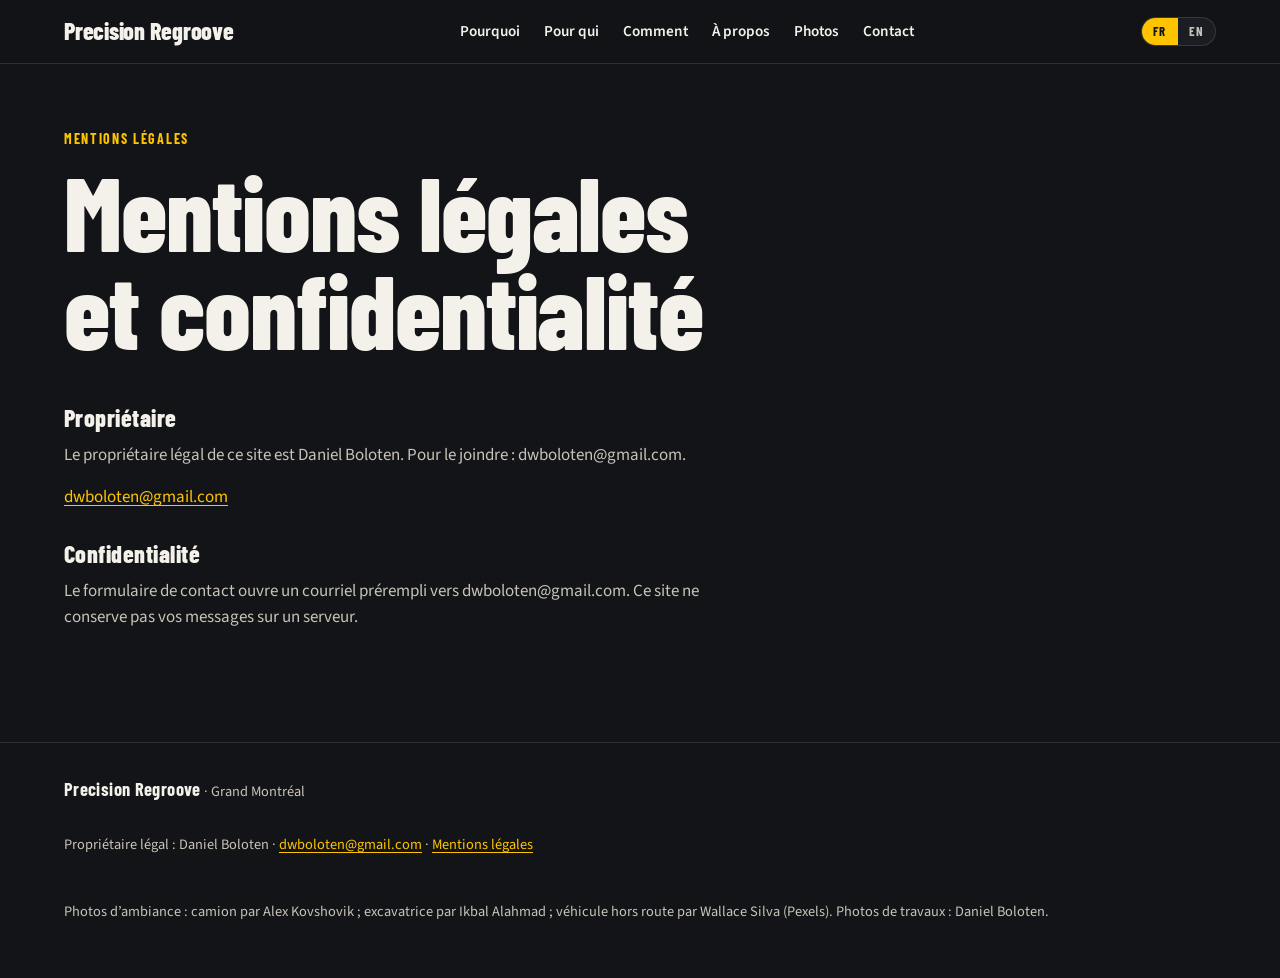
<file: legal.html>
<!DOCTYPE html>
<html lang="fr-CA">
<head>
  <meta charset="utf-8">
  <meta name="viewport" content="width=device-width, initial-scale=1">
  <title>Mentions légales et confidentialité · Precision Regroove</title>
  <meta name="description" content="Propriétaire légal : Daniel Boloten. Courriel : dwboloten@gmail.com.">
  <link rel="canonical" href="https://precisionregroove.ca/legal.html">
  <meta property="og:type" content="website">
  <meta property="og:locale" content="fr_CA">
  <meta property="og:locale:alternate" content="en_CA">
  <meta property="og:site_name" content="Precision Regroove">
  <meta property="og:title" content="Precision Regroove">
  <meta property="og:description" content="Propriétaire légal : Daniel Boloten. Courriel : dwboloten@gmail.com.">
  <meta property="og:url" content="https://precisionregroove.ca/legal.html">
  <link rel="icon" href="img/favicon.svg" type="image/svg+xml">
  <link rel="icon" href="img/favicon-32.png" type="image/png" sizes="32x32">
  <link rel="apple-touch-icon" href="img/apple-touch-icon.png">
  <link rel="manifest" href="site.webmanifest">
  <link rel="stylesheet" href="css/fonts.css">
  <link rel="stylesheet" href="css/styles.css">
</head>
<body data-page="legal">
  <a class="skip" href="#contenu">Aller au contenu</a>

  <header class="site-header">
    <div class="wrap">
      <a class="wordmark" href="index.html" data-brand>Precision Regroove</a>
      <nav class="nav" aria-label="Principal">
        <a href="index.html#pourquoi" data-i18n="nav.why">Pourquoi</a>
        <a href="index.html#pour-qui" data-i18n="nav.who">Pour qui</a>
        <a href="index.html#comment" data-i18n="nav.how">Comment</a>
        <a href="index.html#a-propos" data-i18n="nav.about">À propos</a>
        <a href="index.html#photos" data-i18n="nav.photos">Photos</a>
        <a href="index.html#contact" data-i18n="nav.contact">Contact</a>
      </nav>
      <div class="header-tools">
        <div class="lang-toggle" role="group" aria-label="Langue">
          <button type="button" data-lang="fr" aria-pressed="true">FR</button>
          <button type="button" data-lang="en" aria-pressed="false">EN</button>
        </div>
        <button type="button" class="menu-btn" id="menu-btn" aria-expanded="false" aria-controls="nav-panel" aria-label="Menu">☰</button>
      </div>
    </div>
    <nav class="nav-panel" id="nav-panel">
      <a href="index.html#pourquoi" data-i18n="nav.why">Pourquoi</a>
      <a href="index.html#pour-qui" data-i18n="nav.who">Pour qui</a>
      <a href="index.html#comment" data-i18n="nav.how">Comment</a>
      <a href="index.html#a-propos" data-i18n="nav.about">À propos</a>
      <a href="index.html#photos" data-i18n="nav.photos">Photos</a>
      <a href="index.html#contact" data-i18n="nav.contact">Contact</a>
    </nav>
  </header>

  <main id="contenu" class="legal-main">
    <section class="legal-section">
      <div class="wrap">
        <div class="section-head">
          <p class="kicker" data-i18n="legal.kicker">Mentions légales</p>
          <h1 data-i18n="legal.title">Mentions légales et confidentialité</h1>
        </div>
        <div class="legal-copy">
          <h2 data-i18n="legal.ownerHeading">Propriétaire</h2>
          <p data-i18n="legal.ownerBody">Le propriétaire légal de ce site est Daniel Boloten. Pour le joindre : dwboloten@gmail.com.</p>
          <p><a href="mailto:dwboloten@gmail.com">dwboloten@gmail.com</a></p>
          <h2 data-i18n="legal.privacyHeading">Confidentialité</h2>
          <p data-i18n="legal.privacyBody">Le formulaire de contact ouvre un courriel prérempli vers dwboloten@gmail.com. Ce site ne conserve pas vos messages sur un serveur.</p>
        </div>
      </div>
    </section>
  </main>

  <footer class="site-footer">
    <div class="wrap">
      <div><strong data-brand>Precision Regroove</strong> · <span data-i18n="footer.rights">Grand Montréal</span></div>
      <p><span data-i18n="footer.owner">Propriétaire légal : Daniel Boloten</span> · <a href="mailto:dwboloten@gmail.com">dwboloten@gmail.com</a> · <a href="legal.html" data-i18n="footer.legal">Mentions légales</a></p>
      <p data-i18n="footer.credits">Photos d’ambiance : camion par Alex Kovshovik ; excavatrice par Ikbal Alahmad ; véhicule hors route par Wallace Silva (Pexels). Photos de travaux : Daniel Boloten.</p>
    </div>
  </footer>

  <script src="js/config.js"></script>
  <script src="js/i18n.js"></script>
  <script src="js/main.js"></script>
</body>
</html>
</file>
<file: css/fonts.css>
@font-face {
  font-family: 'Barlow Condensed';
  font-style: normal;
  font-weight: 700;
  font-display: swap;
  src: url('../fonts/barlow-condensed-700-latin-ext.woff2') format('woff2');
  unicode-range: U+0100-02BA, U+02BD-02C5, U+02C7-02CC, U+02CE-02D7, U+02DD-02FF, U+0304, U+0308, U+0329, U+1D00-1DBF, U+1E00-1E9F, U+1EF2-1EFF, U+2020, U+20A0-20AB, U+20AD-20C4, U+2113, U+2C60-2C7F, U+A720-A7FF;
}
@font-face {
  font-family: 'Barlow Condensed';
  font-style: normal;
  font-weight: 700;
  font-display: swap;
  src: url('../fonts/barlow-condensed-700-latin.woff2') format('woff2');
  unicode-range: U+0000-00FF, U+0131, U+0152-0153, U+02BB-02BC, U+02C6, U+02DA, U+02DC, U+0304, U+0308, U+0329, U+2000-206F, U+20AC, U+2122, U+2191, U+2193, U+2212, U+2215, U+FEFF, U+FFFD;
}
@font-face {
  font-family: 'Barlow Condensed';
  font-style: normal;
  font-weight: 800;
  font-display: swap;
  src: url('../fonts/barlow-condensed-800-latin-ext.woff2') format('woff2');
  unicode-range: U+0100-02BA, U+02BD-02C5, U+02C7-02CC, U+02CE-02D7, U+02DD-02FF, U+0304, U+0308, U+0329, U+1D00-1DBF, U+1E00-1E9F, U+1EF2-1EFF, U+2020, U+20A0-20AB, U+20AD-20C4, U+2113, U+2C60-2C7F, U+A720-A7FF;
}
@font-face {
  font-family: 'Barlow Condensed';
  font-style: normal;
  font-weight: 800;
  font-display: swap;
  src: url('../fonts/barlow-condensed-800-latin.woff2') format('woff2');
  unicode-range: U+0000-00FF, U+0131, U+0152-0153, U+02BB-02BC, U+02C6, U+02DA, U+02DC, U+0304, U+0308, U+0329, U+2000-206F, U+20AC, U+2122, U+2191, U+2193, U+2212, U+2215, U+FEFF, U+FFFD;
}
@font-face {
  font-family: 'Source Sans 3';
  font-style: normal;
  font-weight: 400;
  font-display: swap;
  src: url('../fonts/source-sans-3-400-latin-ext.woff2') format('woff2');
  unicode-range: U+0100-02BA, U+02BD-02C5, U+02C7-02CC, U+02CE-02D7, U+02DD-02FF, U+0304, U+0308, U+0329, U+1D00-1DBF, U+1E00-1E9F, U+1EF2-1EFF, U+2020, U+20A0-20AB, U+20AD-20C4, U+2113, U+2C60-2C7F, U+A720-A7FF;
}
@font-face {
  font-family: 'Source Sans 3';
  font-style: normal;
  font-weight: 400;
  font-display: swap;
  src: url('../fonts/source-sans-3-400-latin.woff2') format('woff2');
  unicode-range: U+0000-00FF, U+0131, U+0152-0153, U+02BB-02BC, U+02C6, U+02DA, U+02DC, U+0304, U+0308, U+0329, U+2000-206F, U+20AC, U+2122, U+2191, U+2193, U+2212, U+2215, U+FEFF, U+FFFD;
}
@font-face {
  font-family: 'Source Sans 3';
  font-style: normal;
  font-weight: 600;
  font-display: swap;
  src: url('../fonts/source-sans-3-600-latin-ext.woff2') format('woff2');
  unicode-range: U+0100-02BA, U+02BD-02C5, U+02C7-02CC, U+02CE-02D7, U+02DD-02FF, U+0304, U+0308, U+0329, U+1D00-1DBF, U+1E00-1E9F, U+1EF2-1EFF, U+2020, U+20A0-20AB, U+20AD-20C4, U+2113, U+2C60-2C7F, U+A720-A7FF;
}
@font-face {
  font-family: 'Source Sans 3';
  font-style: normal;
  font-weight: 600;
  font-display: swap;
  src: url('../fonts/source-sans-3-600-latin.woff2') format('woff2');
  unicode-range: U+0000-00FF, U+0131, U+0152-0153, U+02BB-02BC, U+02C6, U+02DA, U+02DC, U+0304, U+0308, U+0329, U+2000-206F, U+20AC, U+2122, U+2191, U+2193, U+2212, U+2215, U+FEFF, U+FFFD;
}
@font-face {
  font-family: 'Source Sans 3';
  font-style: normal;
  font-weight: 700;
  font-display: swap;
  src: url('../fonts/source-sans-3-700-latin-ext.woff2') format('woff2');
  unicode-range: U+0100-02BA, U+02BD-02C5, U+02C7-02CC, U+02CE-02D7, U+02DD-02FF, U+0304, U+0308, U+0329, U+1D00-1DBF, U+1E00-1E9F, U+1EF2-1EFF, U+2020, U+20A0-20AB, U+20AD-20C4, U+2113, U+2C60-2C7F, U+A720-A7FF;
}
@font-face {
  font-family: 'Source Sans 3';
  font-style: normal;
  font-weight: 700;
  font-display: swap;
  src: url('../fonts/source-sans-3-700-latin.woff2') format('woff2');
  unicode-range: U+0000-00FF, U+0131, U+0152-0153, U+02BB-02BC, U+02C6, U+02DA, U+02DC, U+0304, U+0308, U+0329, U+2000-206F, U+20AC, U+2122, U+2191, U+2193, U+2212, U+2215, U+FEFF, U+FFFD;
}
</file>
<file: css/styles.css>
/* Precision Regroove — spacing scale: 4 8 12 16 24 32 48 64 96 */
:root {
  --bg: #121417;
  --bg-2: #1a1d22;
  --bg-3: #24282f;
  --text: #f4f1ea;
  --muted: #c8c3b8;
  --accent: #ffc400;
  --accent-2: #ffd54a;
  --ink: #121417;
  --line: rgba(244, 241, 234, 0.12);
  --font-display: "Barlow Condensed", "Liberation Sans Narrow", Impact, sans-serif;
  --font-body: "Source Sans 3", "Liberation Sans", "Segoe UI", sans-serif;
  --s-1: 0.25rem;
  --s-2: 0.5rem;
  --s-3: 0.75rem;
  --s-4: 1rem;
  --s-5: 1.5rem;
  --s-6: 2rem;
  --s-7: 3rem;
  --s-8: 4rem;
  --s-9: 6rem;
  --header-h: 4rem;
  --sticky-h: 4.25rem;
  --radius: 0.25rem;
  --shadow: 0 1.5rem 3rem rgba(0, 0, 0, 0.45);
  --max: 72rem;
  --focus: 0 0 0 3px var(--bg), 0 0 0 6px var(--accent);
}

*, *::before, *::after { box-sizing: border-box; }
html { scroll-behavior: smooth; }
@media (prefers-reduced-motion: reduce) {
  html { scroll-behavior: auto; }
  *, *::before, *::after {
    animation-duration: 0.01ms !important;
    animation-iteration-count: 1 !important;
    transition-duration: 0.01ms !important;
  }
}
html, body { background: var(--bg); color: var(--text); }
body {
  margin: 0;
  font-family: var(--font-body);
  font-size: 1.0625rem;
  line-height: 1.55;
  font-weight: 400;
  -webkit-font-smoothing: antialiased;
  padding-bottom: var(--sticky-h);
}
@media (min-width: 768px) { body { padding-bottom: 0; } }

img, svg { max-width: 100%; height: auto; display: block; }
/* Keep this !important so display:block on img cannot un-hide [hidden]. */
[hidden] { display: none !important; }
a { color: var(--accent); text-decoration-thickness: 1px; text-underline-offset: 0.2em; }
a:hover { color: var(--accent-2); }
:focus-visible { outline: none; box-shadow: var(--focus); }

.skip {
  position: absolute;
  left: var(--s-4);
  top: -100%;
  background: var(--accent);
  color: var(--ink);
  padding: var(--s-2) var(--s-4);
  z-index: 100;
  font-weight: 700;
}
.skip:focus { top: var(--s-2); }
.visually-hidden {
  position: absolute;
  width: 1px;
  height: 1px;
  padding: 0;
  margin: -1px;
  overflow: hidden;
  clip: rect(0, 0, 0, 0);
  white-space: nowrap;
  border: 0;
}

.wrap {
  width: min(100% - 2rem, var(--max));
  margin-inline: auto;
}
.kicker {
  font-family: var(--font-display);
  font-weight: 700;
  letter-spacing: 0.12em;
  text-transform: uppercase;
  color: var(--accent);
  font-size: 0.875rem;
  margin: 0 0 var(--s-3);
}
h1, h2, h3, .wordmark {
  font-family: var(--font-display);
  font-weight: 800;
  letter-spacing: -0.01em;
  line-height: 0.95;
  margin: 0;
}
h1 { font-size: clamp(2.75rem, 9vw, 6.5rem); }
h2 { font-size: clamp(2rem, 5vw, 3.5rem); }
h3 { font-size: 1.5rem; letter-spacing: 0; }
.lede { color: var(--muted); font-size: 1.125rem; max-width: 40rem; }

/* Header */
.site-header {
  position: sticky;
  top: 0;
  z-index: 40;
  height: var(--header-h);
  background: rgba(18, 20, 23, 0.92);
  backdrop-filter: blur(12px);
  border-bottom: 1px solid var(--line);
}
.site-header .wrap {
  height: 100%;
  display: flex;
  align-items: center;
  justify-content: space-between;
  gap: var(--s-4);
}
.wordmark {
  font-size: clamp(1.15rem, 4vw, 1.5rem);
  color: var(--text);
  text-decoration: none;
  white-space: nowrap;
}
.wordmark:hover { color: var(--accent); }
.nav {
  display: none;
  gap: var(--s-5);
  align-items: center;
}
.nav a {
  color: var(--text);
  text-decoration: none;
  font-weight: 600;
  font-size: 0.95rem;
}
.nav a:hover { color: var(--accent); }
.header-tools { display: flex; align-items: center; gap: var(--s-3); }
.lang-toggle {
  display: inline-flex;
  border: 1px solid var(--line);
  border-radius: 999px;
  overflow: hidden;
  background: var(--bg-2);
}
.lang-toggle button {
  appearance: none;
  border: 0;
  background: transparent;
  color: var(--muted);
  font: 700 0.8rem/1 var(--font-display);
  letter-spacing: 0.08em;
  padding: 0.45rem 0.7rem;
  cursor: pointer;
}
.lang-toggle button[aria-pressed="true"] {
  background: var(--accent);
  color: var(--ink);
}
.menu-btn {
  display: inline-flex;
  align-items: center;
  justify-content: center;
  width: 2.5rem;
  height: 2.5rem;
  border: 1px solid var(--line);
  background: var(--bg-2);
  color: var(--text);
  cursor: pointer;
  border-radius: var(--radius);
}
@media (min-width: 900px) {
  .nav { display: flex; }
  .menu-btn { display: none; }
}
.nav-panel {
  display: none;
  position: fixed;
  inset: var(--header-h) 0 auto 0;
  background: var(--bg-2);
  border-bottom: 1px solid var(--line);
  padding: var(--s-5);
  z-index: 39;
  flex-direction: column;
  gap: var(--s-4);
}
.nav-panel.is-open { display: flex; }
.nav-panel a { color: var(--text); text-decoration: none; font-size: 1.25rem; font-weight: 600; }

/* Buttons */
.btn {
  display: inline-flex;
  align-items: center;
  justify-content: center;
  gap: var(--s-2);
  min-height: 3rem;
  padding: 0.75rem 1.25rem;
  font-family: var(--font-display);
  font-weight: 700;
  font-size: 1.05rem;
  letter-spacing: 0.04em;
  text-transform: uppercase;
  text-decoration: none;
  border-radius: var(--radius);
  border: 2px solid transparent;
  transition: transform 0.15s ease, background 0.15s ease, color 0.15s ease, border-color 0.15s ease;
}
.btn:hover { transform: translateY(-1px); }
.btn-primary { background: var(--accent); color: var(--ink); }
.btn-primary:hover { background: var(--accent-2); color: var(--ink); }
.btn-ghost { background: transparent; color: var(--text); border-color: var(--text); }
.btn-ghost:hover { background: var(--text); color: var(--ink); }
.actions { display: flex; flex-wrap: wrap; gap: var(--s-3); }

/* Hero */
.hero {
  position: relative;
  min-height: calc(100svh - var(--header-h));
  min-height: calc(100vh - var(--header-h));
  display: grid;
  align-items: end;
  overflow: hidden;
}
.hero-media {
  position: absolute;
  inset: 0;
}
.hero-media img {
  width: 100%;
  height: 100%;
  object-fit: cover;
  object-position: 50% 55%;
}
.hero-media::after {
  content: "";
  position: absolute;
  inset: 0;
  background:
    linear-gradient(180deg, rgba(18,20,23,0.25) 0%, rgba(18,20,23,0.55) 40%, rgba(18,20,23,0.92) 100%),
    linear-gradient(90deg, rgba(18,20,23,0.55) 0%, rgba(18,20,23,0.15) 55%);
}
.hero-content {
  position: relative;
  z-index: 1;
  padding: var(--s-8) 0 var(--s-7);
}
.hero h1 { white-space: pre-line; max-width: 14ch; margin-bottom: var(--s-5); }
.hero .lede { color: var(--text); margin-bottom: var(--s-6); }
.hero .kicker { text-shadow: 0 1px 2px rgba(0,0,0,0.4); }

/* Sections */
section { padding: var(--s-8) 0; }
section:nth-child(even) { background: var(--bg-2); }
.section-head { margin-bottom: var(--s-7); max-width: 40rem; }

.benefits {
  display: grid;
  gap: var(--s-5);
}
@media (min-width: 768px) {
  .benefits { grid-template-columns: repeat(3, 1fr); gap: var(--s-6); }
}
.benefit {
  padding: var(--s-6) 0 0;
  border-top: 3px solid var(--accent);
}
.benefit h3 { margin-bottom: var(--s-3); }
.benefit p { margin: 0; color: var(--muted); }

/* Audience cards */
.cards {
  display: grid;
  gap: var(--s-5);
}
@media (min-width: 768px) {
  .cards { grid-template-columns: repeat(3, 1fr); }
}
.card {
  background: var(--bg);
  border: 1px solid var(--line);
  overflow: hidden;
  display: flex;
  flex-direction: column;
  transition: transform 0.2s ease, border-color 0.2s ease;
}
.card:hover { transform: translateY(-4px); border-color: var(--accent); }
.card .media {
  aspect-ratio: 4 / 3;
  overflow: hidden;
  background: var(--bg-3);
}
.card .media img {
  width: 100%;
  height: 100%;
  object-fit: cover;
  transition: transform 0.4s ease;
}
.card:hover .media img { transform: scale(1.04); }
.card .body { padding: var(--s-5); display: flex; flex-direction: column; gap: var(--s-2); flex: 1; }
.card p { margin: 0; color: var(--muted); }
.credit {
  margin-top: auto;
  padding-top: var(--s-3);
  font-size: 0.75rem;
  color: var(--muted);
  opacity: 0.85;
}

/* How */
.how-grid {
  display: grid;
  gap: var(--s-6);
  align-items: center;
}
@media (min-width: 900px) {
  .how-grid { grid-template-columns: 1.1fr 0.9fr; gap: var(--s-8); }
}
.anim-frame {
  background: #0e1012;
  border: 1px solid var(--line);
  border-top: 6px solid var(--accent);
  position: relative;
}
.anim-frame img, .anim-frame .svg-stage {
  width: 100%;
  height: auto;
  aspect-ratio: 640 / 400;
  object-fit: contain;
}
.svg-stage { display: none; }
.steps { display: grid; gap: var(--s-5); }
.step { display: grid; grid-template-columns: auto 1fr; gap: var(--s-4); align-items: start; }
.step-n {
  font-family: var(--font-display);
  font-weight: 800;
  color: var(--ink);
  background: var(--accent);
  padding: 0.2rem 0.45rem;
  font-size: 0.95rem;
}
.step h3 { margin-bottom: var(--s-1); }
.step p { margin: 0; color: var(--muted); }

/* About */
.about-grid {
  display: grid;
  gap: var(--s-6);
}
@media (min-width: 768px) {
  .about-grid { grid-template-columns: 1fr 1fr; align-items: start; gap: var(--s-8); }
}
.about-copy p { color: var(--muted); margin: 0 0 var(--s-4); }
.about-copy p:last-child { margin-bottom: 0; }
.about-photo {
  aspect-ratio: 4 / 5;
  overflow: hidden;
  background: var(--bg-3);
  border: 1px solid var(--line);
}
.about-photo img { width: 100%; height: 100%; object-fit: cover; object-position: 50% 60%; }

/* Gallery */
.gallery-grid {
  display: grid;
  grid-template-columns: repeat(2, 1fr);
  gap: var(--s-3);
}
@media (min-width: 768px) {
  .gallery-grid { grid-template-columns: repeat(3, 1fr); gap: var(--s-4); }
}
@media (min-width: 1100px) {
  .gallery-grid { grid-template-columns: repeat(4, 1fr); }
}
.thumb {
  position: relative;
  display: block;
  background: var(--bg-3);
  aspect-ratio: 3 / 4;
  overflow: hidden;
  border: 0;
  padding: 0;
  cursor: zoom-in;
  color: inherit;
}
.thumb img {
  width: 100%;
  height: 100%;
  object-fit: cover;
  transition: transform 0.35s ease;
}
.thumb:hover img, .thumb:focus-visible img { transform: scale(1.05); }
.thumb .label {
  position: absolute;
  left: 0;
  right: 0;
  bottom: 0;
  padding: var(--s-8) var(--s-3) var(--s-3);
  background: linear-gradient(transparent, rgba(18,20,23,0.92));
  font-family: var(--font-display);
  font-weight: 700;
  letter-spacing: 0.04em;
  text-transform: uppercase;
  font-size: 0.85rem;
}

/* Lightbox */
.lightbox {
  display: none;
  position: fixed;
  inset: 0;
  z-index: 80;
  background: rgba(8, 9, 10, 0.94);
  padding: var(--s-5);
  align-items: center;
  justify-content: center;
}
.lightbox.is-open { display: flex; }
.lightbox-figure { margin: 0; max-width: min(96vw, 1100px); max-height: 92vh; display: flex; flex-direction: column; gap: var(--s-3); }
.lightbox-figure img { max-height: 78vh; width: auto; margin-inline: auto; object-fit: contain; }
.lightbox-caption { color: var(--muted); text-align: center; }
.lightbox-caption strong { color: var(--text); }
.lb-btn {
  position: absolute;
  top: 50%;
  transform: translateY(-50%);
  background: var(--accent);
  color: var(--ink);
  border: 0;
  width: 2.75rem;
  height: 2.75rem;
  font-size: 1.5rem;
  cursor: pointer;
  border-radius: var(--radius);
  font-weight: 800;
}
.lb-prev { left: var(--s-3); }
.lb-next { right: var(--s-3); }
.lb-close {
  position: absolute;
  top: var(--s-3);
  right: var(--s-3);
  background: transparent;
  color: var(--text);
  border: 1px solid var(--line);
  width: 2.75rem;
  height: 2.75rem;
  font-size: 1.5rem;
  cursor: pointer;
}

/* Contact */
.contact-grid {
  display: grid;
  gap: var(--s-6);
}
@media (min-width: 768px) {
  .contact-grid { grid-template-columns: 1fr 1fr; gap: var(--s-8); align-items: start; }
}
.phone-display {
  font-family: var(--font-display);
  font-weight: 800;
  font-size: clamp(2rem, 6vw, 3.25rem);
  color: var(--accent);
  text-decoration: none;
  letter-spacing: -0.02em;
  display: inline-block;
  margin: var(--s-3) 0 var(--s-5);
}
.dl { margin: 0; }
.dl div { margin-bottom: var(--s-5); }
.dl dt {
  font-family: var(--font-display);
  font-weight: 700;
  letter-spacing: 0.08em;
  text-transform: uppercase;
  font-size: 0.8rem;
  color: var(--accent);
  margin-bottom: var(--s-1);
}
.dl dd { margin: 0; }
.dl a { color: var(--text); text-decoration: none; }
.dl a:hover { color: var(--accent); }

/* Quote form */
.quote-form {
  background: var(--bg);
  border: 1px solid var(--line);
  border-top: 6px solid var(--accent);
  padding: var(--s-6);
}
.quote-form h3 {
  margin: 0 0 var(--s-3);
  font-size: clamp(1.5rem, 3vw, 2rem);
}
.form-intro {
  margin: 0 0 var(--s-5);
  color: var(--muted);
}
.field { margin-bottom: var(--s-5); }
.field label {
  display: block;
  font-family: var(--font-display);
  font-weight: 700;
  letter-spacing: 0.06em;
  text-transform: uppercase;
  font-size: 0.85rem;
  margin-bottom: var(--s-2);
}
.field .req { color: var(--accent); }
.field .optional {
  text-transform: none;
  letter-spacing: 0;
  font-family: var(--font-body);
  font-weight: 400;
  color: var(--muted);
  font-size: 0.85rem;
}
.field input,
.field select,
.field textarea {
  width: 100%;
  min-height: 3rem;
  padding: 0.7rem 0.85rem;
  background: var(--bg-2);
  color: var(--text);
  border: 1px solid var(--line);
  border-radius: var(--radius);
  font: 1rem/1.4 var(--font-body);
  box-shadow: none;
  appearance: none;
}
.field select {
  background-image: url("data:image/svg+xml,%3Csvg xmlns='http://www.w3.org/2000/svg' width='12' height='8' viewBox='0 0 12 8'%3E%3Cpath fill='%23FFC400' d='M1 1l5 5 5-5'/%3E%3C/svg%3E");
  background-repeat: no-repeat;
  background-position: right 0.85rem center;
  padding-right: 2.4rem;
}
.field textarea { min-height: 7rem; resize: vertical; }
.field input:hover,
.field select:hover,
.field textarea:hover { border-color: rgba(255, 196, 0, 0.45); }
.field input:focus-visible,
.field select:focus-visible,
.field textarea:focus-visible {
  outline: none;
  border-color: var(--accent);
  box-shadow: var(--focus);
}
.field.is-invalid input,
.field.is-invalid select,
.field.is-invalid textarea {
  border-color: #ffb4a2;
}
.field-error {
  margin: var(--s-2) 0 0;
  color: #ffb4a2;
  font-size: 0.9rem;
}
.quote-form .btn { width: 100%; margin-top: var(--s-2); }
@media (max-width: 767px) {
  .quote-form { padding: var(--s-5); }
  .field { margin-bottom: var(--s-4); }
  .field textarea { min-height: 5.5rem; }
  .quote-form .btn { margin-bottom: var(--s-2); }
}

@media (min-width: 768px) {
  .quote-form .btn { width: auto; min-width: 16rem; }
}
.form-status {
  margin: var(--s-5) 0 0;
  padding: var(--s-4);
  border: 1px solid var(--accent);
  background: rgba(255, 196, 0, 0.08);
  color: var(--text);
}
.form-status[hidden], .field-error[hidden] { display: none !important; }

/* Footer */
.site-footer {
  border-top: 1px solid var(--line);
  padding: var(--s-6) 0 calc(var(--s-6) + 0.5rem);
  color: var(--muted);
  font-size: 0.9rem;
}
.site-footer .wrap { display: grid; gap: var(--s-4); }
.site-footer strong { color: var(--text); font-family: var(--font-display); font-size: 1.15rem; letter-spacing: 0.02em; }

/* Sticky call */
.sticky-call {
  position: fixed;
  left: 0;
  right: 0;
  bottom: 0;
  z-index: 50;
  padding: var(--s-3);
  background: rgba(18, 20, 23, 0.96);
  border-top: 2px solid var(--accent);
  display: flex;
}
.sticky-call .btn { width: 100%; }
@media (min-width: 768px) { .sticky-call { display: none; } }

/* Reveal: content is visible by default. Animation only enhances when JS
   adds .is-in, and is skipped when the user prefers reduced motion. */
.reveal {
  opacity: 1;
  transform: none;
}
@keyframes rise {
  from { opacity: 0.7; transform: translateY(12px); }
  to { opacity: 1; transform: none; }
}
@media (prefers-reduced-motion: no-preference) {
  html.js .reveal.is-in {
    animation: rise 0.55s ease;
  }
}
@media (prefers-reduced-motion: reduce) {
  .reveal, html.js .reveal, html.js .reveal.is-in {
    opacity: 1;
    transform: none;
    animation: none;
  }
  .card:hover, .btn:hover, .card:hover .media img, .thumb:hover img { transform: none; }
}

/* 404 */
.not-found { min-height: calc(100svh - var(--header-h) - 8rem); display: grid; align-content: center; padding: var(--s-8) 0; }


/* Legal / privacy page */
body[data-page="legal"] { padding-bottom: 0; }
.legal-section { padding: var(--s-8) 0 var(--s-9); }
.legal-copy { max-width: 40rem; }
.legal-copy h2 {
  font-family: var(--font-display);
  font-size: 1.5rem;
  letter-spacing: 0.02em;
  margin: var(--s-6) 0 var(--s-3);
}
.legal-copy p { color: var(--muted); margin: 0 0 var(--s-4); }
</file>
